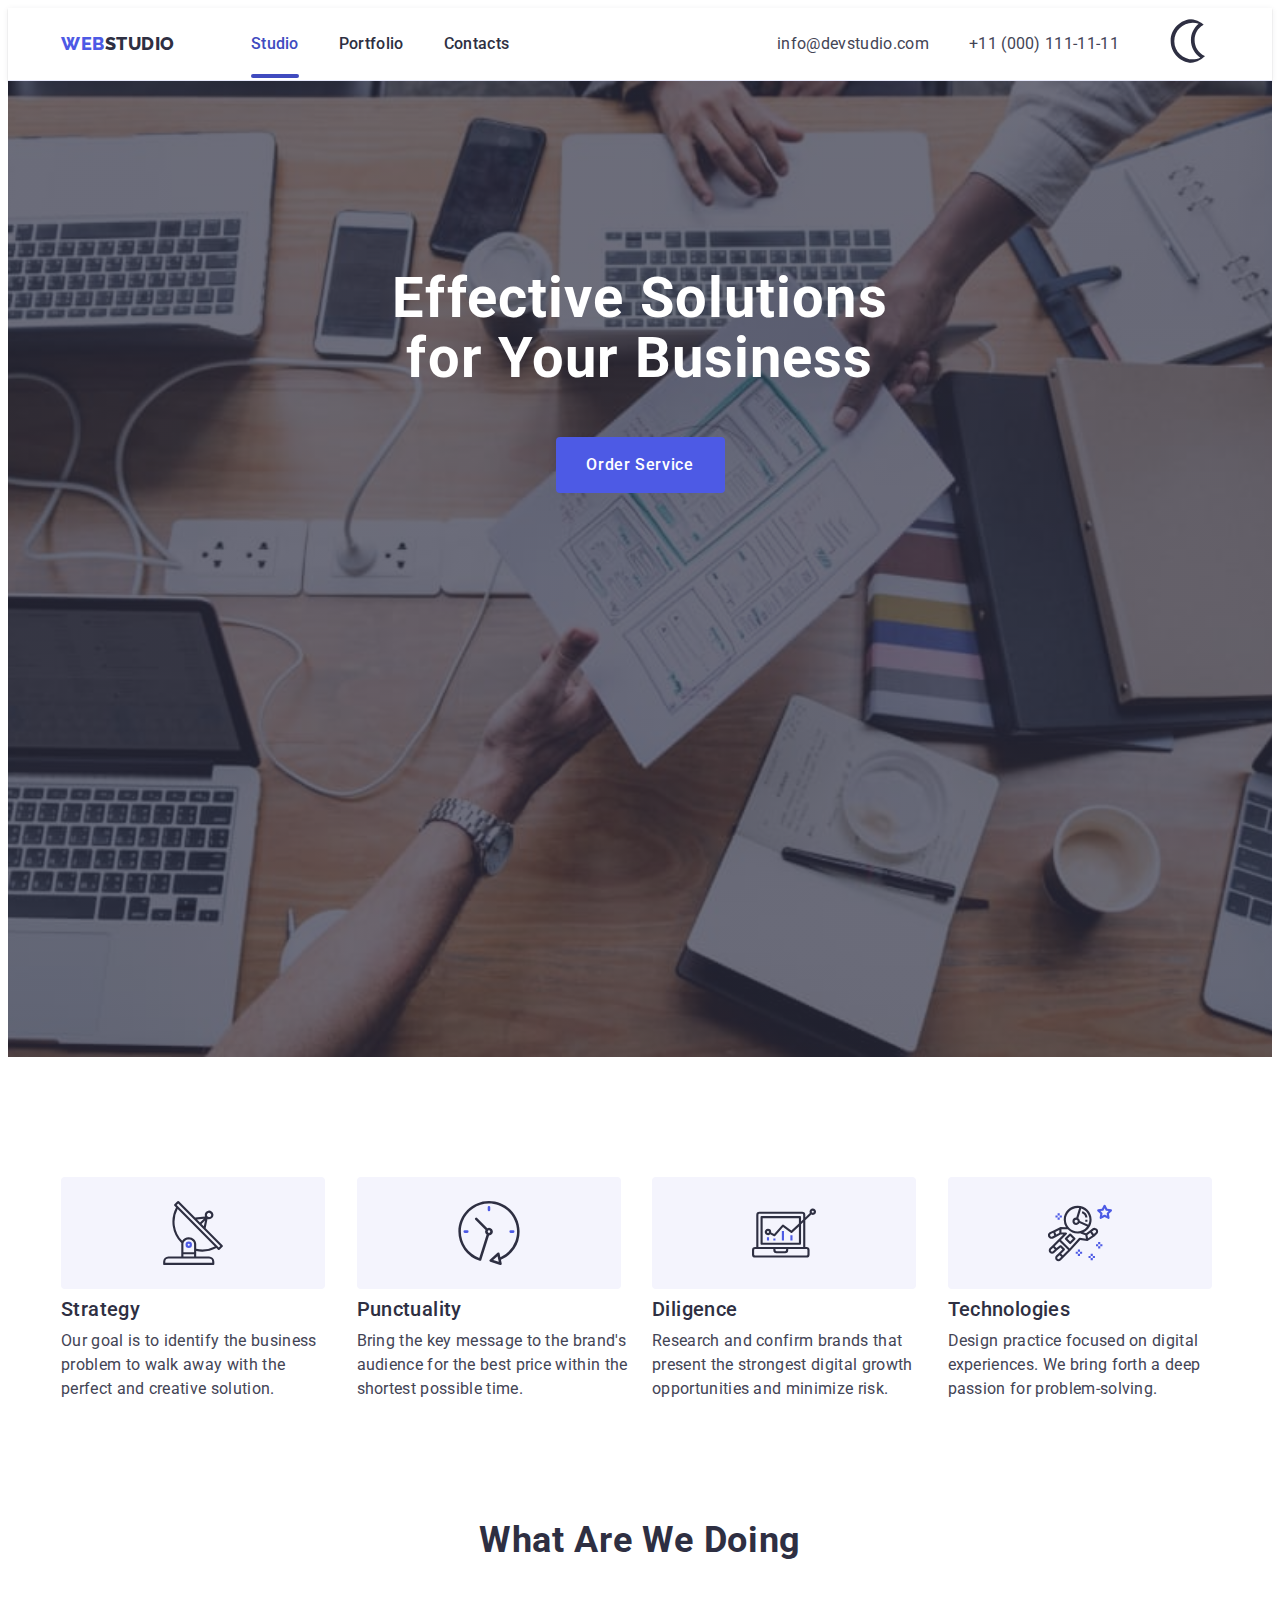
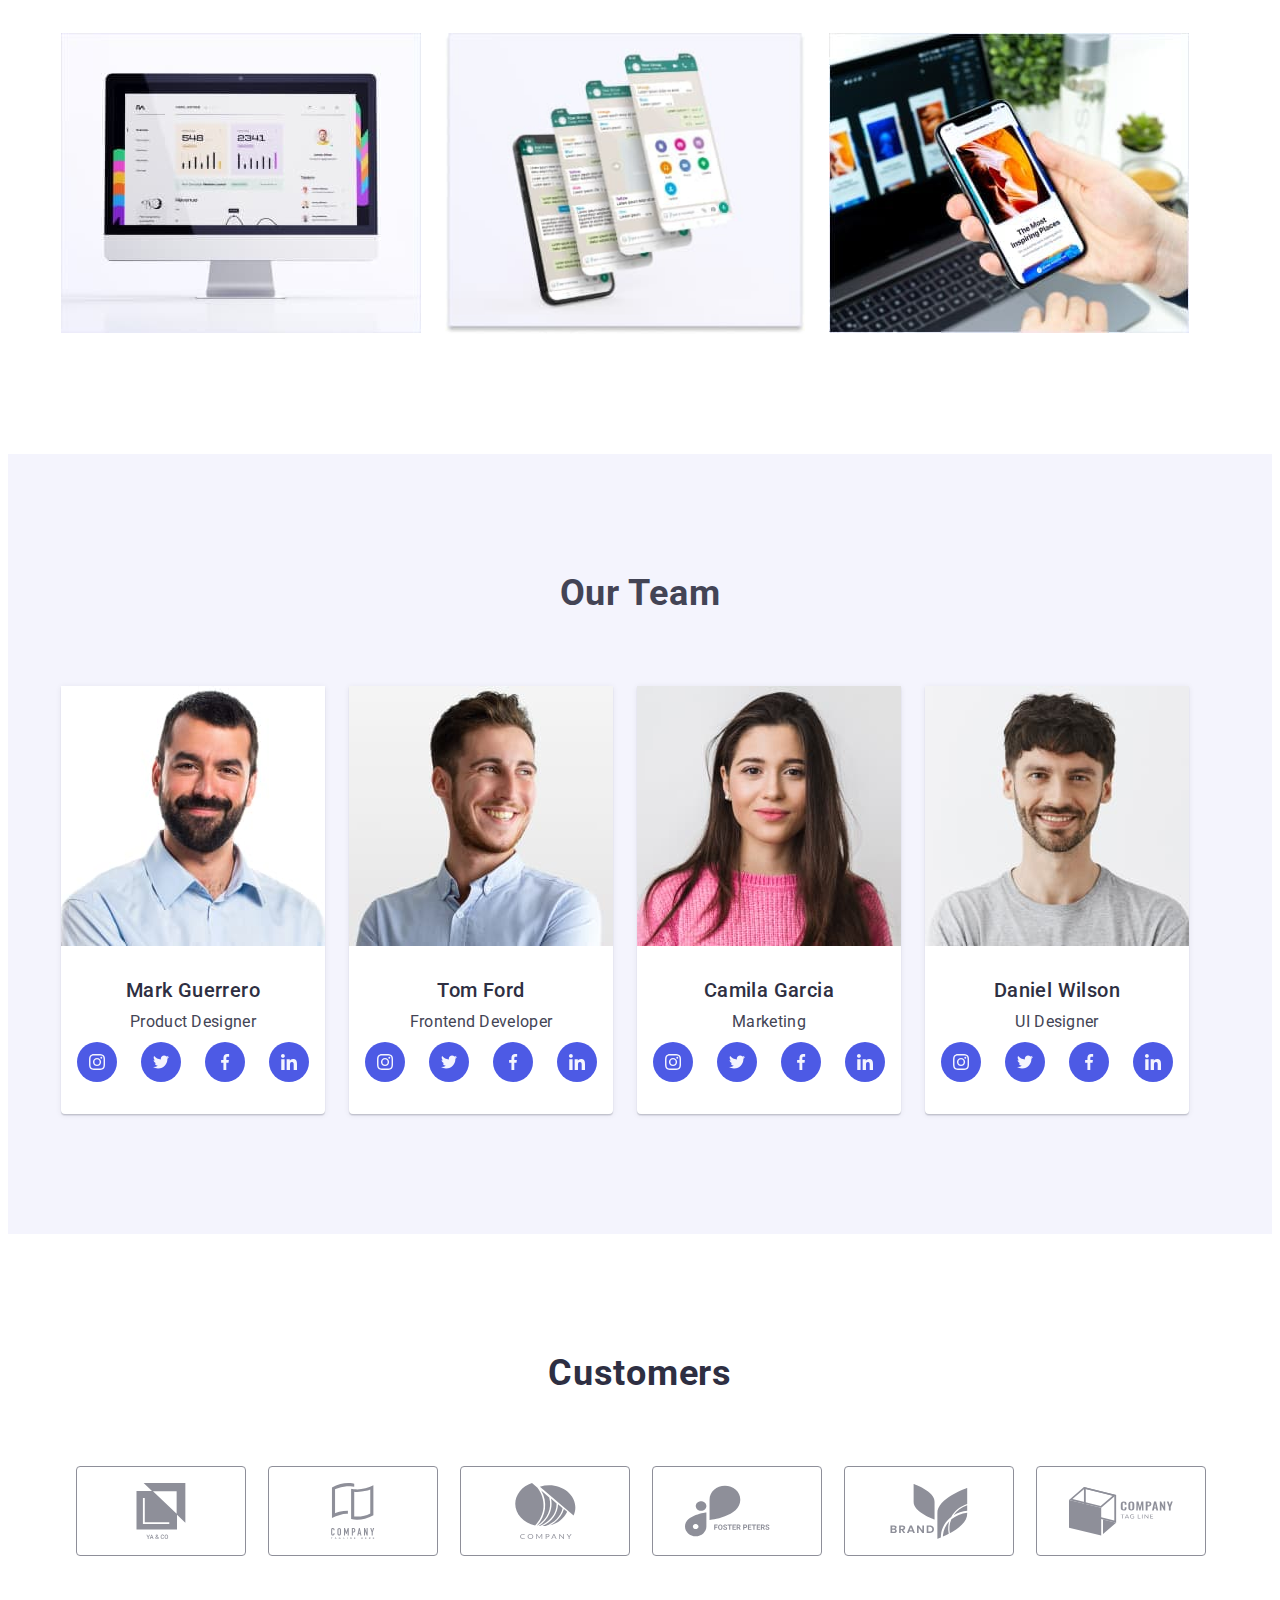
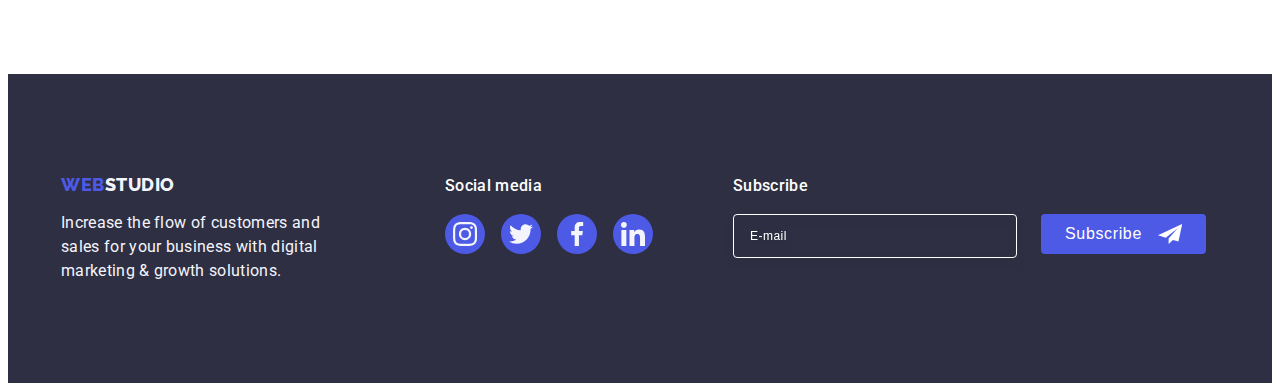
<file: index.html>
<!DOCTYPE html>
<html lang="en">
  <head>
    <meta charset="UTF-8" />
    <meta http-equiv="X-UA-Compatible" content="IE=edge" />
    <meta name="viewport" content="width=device-width, initial-scale=1.0" />
    <link rel="icon" type="image/svg+xml" href="./images/favicon.svg" />
    <meta
      name="description"
      content="WebStudio - Responsive Web Design Project with HTML, CSS, and JavaScript. Explore interactive features, portfolio animations, and innovative web solutions."
    />
    <meta
      name="keywords"
      content="WebStudio, Responsive Web Design, HTML, CSS, JavaScript, Animation, Freelance, Web Development"
    />
    <meta name="author" content="Alex Smagin" />
    <title>WebStudio | Studio Page</title>
    <link
      rel="stylesheet"
      href="https://cdnjs.cloudflare.com/ajax/libs/modern-normalize/1.1.0/modern-normalize.min.css"
      integrity="sha512-wpPYUAdjBVSE4KJnH1VR1HeZfpl1ub8YT/NKx4PuQ5NmX2tKuGu6U/JRp5y+Y8XG2tV+wKQpNHVUX03MfMFn9Q=="
      crossorigin="anonymous"
      referrerpolicy="no-referrer"
    />
    <link rel="preconnect" href="https://fonts.googleapis.com" />
    <link rel="preconnect" href="https://fonts.gstatic.com" crossorigin />
    <link
      href="https://fonts.googleapis.com/css2?family=Raleway:wght@800&family=Roboto:wght@400;500;700;900&display=swap"
      rel="stylesheet"
    />
    <link rel="stylesheet" href="./css/styles.css" />
  </head>
  <body>
    <!-- ----- HEADER ----- -->
    <header class="head">
      <div class="container">
        <!-- header nav -->
        <nav class="head-nav">
          <a href="./index.html" class="head-logo"
            >Web<span class="head-studio">Studio</span></a
          >
          <ul class="head-menu">
            <li class="head-items">
              <a href="./index.html" class="head-link active">Studio</a>
            </li>
            <li class="head-items">
              <a href="./portfolio.html" class="head-link">Portfolio</a>
            </li>
            <li class="head-items">
              <a href="" class="head-link">Contacts</a>
            </li>
          </ul>
        </nav>
        <!-- header address -->
        <address class="head-address">
          <ul class="head-address-menu">
            <li class="head-address-items">
              <a href="mailto:info@devstudio.com" class="head-contacts"
                >info@devstudio.com</a
              >
            </li>
            <li class="head-address-items">
              <a href="tel:+110001111111" class="head-contacts"
                >+11 (000) 111-11-11</a
              >
            </li>
            <li class="head-address-items">
              <span>
                <label class="switch" aria-label="theme switch">
                  <input class="theme-switch" type="checkbox" />
                  <svg class="switch-icon-moon">
                    <use href="./images/icons-sprite.svg#icon-moon"></use>
                  </svg>
                  <svg class="switch-icon-sun">
                    <use href="./images/icons-sprite.svg#icon-sun"></use>
                  </svg>
                </label>
              </span>
            </li>
          </ul>
        </address>
      </div>
    </header>

    <!-- ----- MAIN ----- -->
    <main class="mainpage">
      <!-- hero -->
      <section class="hero">
        <div class="container">
          <h1 class="hero-main">Effective Solutions for Your Business</h1>
          <button type="button" class="hero-btn" data-modal-open>
            Order Service
          </button>
        </div>
      </section>

      <!-- about us -->
      <section class="about">
        <div class="container">
          <h2 class="visually-hidden">Features</h2>
          <ul class="about-menu">
            <li class="about-items">
              <div class="about-icon-container">
                <svg class="icon-about" width="64" height="64">
                  <use href="./images/icons.svg#icon-antenna"></use>
                </svg>
              </div>
              <h3 class="about-title">Strategy</h3>
              <p class="about-text">
                Our goal is to identify the business problem to walk away with
                the perfect and creative solution.
              </p>
            </li>
            <li class="about-items">
              <div class="about-icon-container">
                <svg class="icon-about" width="64" height="64">
                  <use href="./images/icons.svg#icon-clock"></use>
                </svg>
              </div>
              <h3 class="about-title">Punctuality</h3>
              <p class="about-text">
                Bring the key message to the brand's audience for the best price
                within the shortest possible time.
              </p>
            </li>
            <li class="about-items">
              <div class="about-icon-container">
                <svg class="icon-about" width="64" height="64">
                  <use href="./images/icons.svg#icon-diagram"></use>
                </svg>
              </div>
              <h3 class="about-title">Diligence</h3>
              <p class="about-text">
                Research and confirm brands that present the strongest digital
                growth opportunities and minimize risk.
              </p>
            </li>
            <li class="about-items">
              <div class="about-icon-container">
                <svg class="icon-about" width="64" height="64">
                  <use href="./images/icons.svg#icon-astronaut"></use>
                </svg>
              </div>
              <h3 class="about-title">Technologies</h3>
              <p class="about-text">
                Design practice focused on digital experiences. We bring forth a
                deep passion for problem-solving.
              </p>
            </li>
          </ul>
        </div>
      </section>
      <!-- what are we doing -->
      <section class="digital">
        <div class="container">
          <h2 class="digital-title">What are we doing</h2>
          <ul class="digital-menu">
            <li class="digital-items">
              <img
                src="./images/img1.jpg"
                alt="laptop"
                width="360"
                height="300"
              />
            </li>
            <li class="digital-items">
              <img
                src="./images/img2.jpg"
                alt="phones"
                width="360"
                height="300"
              />
            </li>
            <li class="digital-items">
              <img
                src="./images/img3.jpg"
                alt="phoneonhand"
                width="360"
                height="300"
              />
            </li>
          </ul>
        </div>
      </section>

      <!-- our team -->
      <section class="team">
        <div class="container">
          <h2 class="team-main-title">Our Team</h2>
          <ul class="team-menu">
            <li class="team-list">
              <img
                src="./images/mark.jpg"
                alt="Mark"
                width="264"
                height="260"
              />
              <div class="team-container">
                <h3 class="team-title">Mark Guerrero</h3>
                <p class="team-text">Product Designer</p>
                <ul class="social-menu">
                  <li class="social-items">
                    <a href="" class="social-link">
                      <svg class="social-icons" width="16" height="16">
                        <use href="./images/icons.svg#icon-instagram"></use>
                      </svg>
                    </a>
                  </li>
                  <li class="social-items">
                    <a href="" class="social-link">
                      <svg class="social-icons" width="16" height="16">
                        <use href="./images/icons.svg#icon-twitter"></use>
                      </svg>
                    </a>
                  </li>
                  <li class="social-items">
                    <a href="" class="social-link">
                      <svg class="social-icons" width="16" height="16">
                        <use href="./images/icons.svg#icon-facebook"></use>
                      </svg>
                    </a>
                  </li>
                  <li class="social-items">
                    <a href="" class="social-link">
                      <svg class="social-icons" width="16" height="16">
                        <use href="./images/icons.svg#icon-linkedin"></use>
                      </svg>
                    </a>
                  </li>
                </ul>
              </div>
            </li>
            <li class="team-list">
              <img src="./images/tom.jpg" alt="Tom" width="264" height="260" />
              <div class="team-container">
                <h3 class="team-title">Tom Ford</h3>
                <p class="team-text">Frontend Developer</p>
                <ul class="social-menu">
                  <li class="social-items">
                    <a href="" class="social-link">
                      <svg class="social-icons" width="16" height="16">
                        <use href="./images/icons.svg#icon-instagram"></use>
                      </svg>
                    </a>
                  </li>
                  <li class="social-items">
                    <a href="" class="social-link">
                      <svg class="social-icons" width="16" height="16">
                        <use href="./images/icons.svg#icon-twitter"></use>
                      </svg>
                    </a>
                  </li>
                  <li class="social-items">
                    <a href="" class="social-link">
                      <svg class="social-icons" width="16" height="16">
                        <use href="./images/icons.svg#icon-facebook"></use>
                      </svg>
                    </a>
                  </li>
                  <li class="social-items">
                    <a href="" class="social-link">
                      <svg class="social-icons" width="16" height="16">
                        <use href="./images/icons.svg#icon-linkedin"></use>
                      </svg>
                    </a>
                  </li>
                </ul>
              </div>
            </li>
            <li class="team-list">
              <img
                src="./images/camila.jpg"
                alt="Camila"
                width="264"
                height="260"
              />
              <div class="team-container">
                <h3 class="team-title">Camila Garcia</h3>
                <p class="team-text">Marketing</p>
                <ul class="social-menu">
                  <li class="social-items">
                    <a href="" class="social-link">
                      <svg class="social-icons" width="16" height="16">
                        <use href="./images/icons.svg#icon-instagram"></use>
                      </svg>
                    </a>
                  </li>
                  <li class="social-items">
                    <a href="" class="social-link">
                      <svg class="social-icons" width="16" height="16">
                        <use href="./images/icons.svg#icon-twitter"></use>
                      </svg>
                    </a>
                  </li>
                  <li class="social-items">
                    <a href="" class="social-link">
                      <svg class="social-icons" width="16" height="16">
                        <use href="./images/icons.svg#icon-facebook"></use>
                      </svg>
                    </a>
                  </li>
                  <li class="social-items">
                    <a href="" class="social-link">
                      <svg class="social-icons" width="16" height="16">
                        <use href="./images/icons.svg#icon-linkedin"></use>
                      </svg>
                    </a>
                  </li>
                </ul>
              </div>
            </li>
            <li class="team-list">
              <img
                src="./images/dan.jpg"
                alt="Daniel"
                width="264"
                height="260"
              />
              <div class="team-container">
                <h3 class="team-title">Daniel Wilson</h3>
                <p class="team-text">UI Designer</p>
                <ul class="social-menu">
                  <li class="social-items">
                    <a href="" class="social-link">
                      <svg class="social-icons" width="16" height="16">
                        <use href="./images/icons.svg#icon-instagram"></use>
                      </svg>
                    </a>
                  </li>
                  <li class="social-items">
                    <a href="" class="social-link">
                      <svg class="social-icons" width="16" height="16">
                        <use href="./images/icons.svg#icon-twitter"></use>
                      </svg>
                    </a>
                  </li>
                  <li class="social-items">
                    <a href="" class="social-link">
                      <svg class="social-icons" width="16" height="16">
                        <use href="./images/icons.svg#icon-facebook"></use>
                      </svg>
                    </a>
                  </li>
                  <li class="social-items">
                    <a href="" class="social-link">
                      <svg class="social-icons" width="16" height="16">
                        <use href="./images/icons.svg#icon-linkedin"></use>
                      </svg>
                    </a>
                  </li>
                </ul>
              </div>
            </li>
          </ul>
        </div>
      </section>

      <!--- customers --->
      <section class="customers">
        <div class="container">
          <h2 class="customers-title">Customers</h2>
          <ul class="customers-menu">
            <li class="customers-items">
              <a href="#" class="customers-icon-link">
                <svg class="customers-icon" width="104" height="56">
                  <use href="./images/icons.svg#icon-group"></use>
                </svg>
              </a>
            </li>
            <li class="customers-items">
              <a href="#" class="customers-icon-link">
                <svg class="customers-icon" width="104" height="56">
                  <use href="./images/icons.svg#icon-group1"></use>
                </svg>
              </a>
            </li>
            <li class="customers-items">
              <a href="#" class="customers-icon-link">
                <svg class="customers-icon" width="104" height="56">
                  <use href="./images/icons.svg#icon-group2"></use>
                </svg>
              </a>
            </li>
            <li class="customers-items">
              <a href="#" class="customers-icon-link">
                <svg class="customers-icon" width="104" height="56">
                  <use href="./images/icons.svg#icon-group3"></use>
                </svg>
              </a>
            </li>
            <li class="customers-items">
              <a href="#" class="customers-icon-link">
                <svg class="customers-icon" width="104" height="56">
                  <use href="./images/icons.svg#icon-group4"></use>
                </svg>
              </a>
            </li>
            <li class="customers-items">
              <a href="#" class="customers-icon-link">
                <svg class="customers-icon" width="104" height="56">
                  <use href="./images/icons.svg#icon-group6"></use>
                </svg>
              </a>
            </li>
          </ul>
        </div>
      </section>
    </main>

    <!-- ----- FOOTER ----- -->
    <footer class="footer">
      <div class="footer-container">
        <!-- footer-logo -->
        <div class="footer-logo-container">
          <a class="footer-logo" href="./index.html"
            >Web<span class="footer-studio">Studio</span></a
          >
          <p class="footer-text">
            Increase the flow of customers and sales for your business with
            digital marketing & growth solutions.
          </p>
        </div>

        <!-- footer-social-menu -->
        <div class="footer-social-container">
          <p class="footer-social-text">Social media</p>
          <ul class="footer-social-menu">
            <li class="footer-social-items">
              <a href="" class="footer-social-link">
                <svg class="footer-social-icons" width="24" height="24">
                  <use href="./images/icons.svg#icon-instagram"></use>
                </svg>
              </a>
            </li>
            <li class="footer-social-items">
              <a href="" class="footer-social-link">
                <svg class="footer-social-icons" width="24" height="24">
                  <use href="./images/icons.svg#icon-twitter"></use>
                </svg>
              </a>
            </li>
            <li class="footer-social-items">
              <a href="" class="footer-social-link">
                <svg class="footer-social-icons" width="24" height="24">
                  <use href="./images/icons.svg#icon-facebook"></use>
                </svg>
              </a>
            </li>
            <li class="footer-social-items">
              <a href="" class="footer-social-link">
                <svg class="footer-social-icons" width="24" height="24">
                  <use href="./images/icons.svg#icon-linkedin"></use>
                </svg>
              </a>
            </li>
          </ul>
        </div>
        <!-- footer-subscribe -->
        <div class="footer-subscribe-container">
          <p class="subscribe-text">Subscribe</p>
          <form class="footer-subcribe-form">
            <label class="footer-label" for="email"
              ><input
                class="footer-email"
                type="email"
                name="email"
                id="email"
                placeholder="E-mail"
            /></label>
            <button type="submit" class="footer-submit-btn">
              Subscribe
              <svg class="subscribe-icon" width="24" height="24">
                <use href="./images/icons.svg#icon-subscribe"></use>
              </svg>
            </button>
          </form>
        </div>
      </div>
    </footer>

    <!----- MODAL ----->

    <div class="backdrop is-hidden" data-modal>
      <div class="modal">
        <div></div>
        <p class="option-title">
          Leave your contacts and we will call you back
        </p>
        <form class="modal-option">
          <div class="option-field">
            <label class="option-label" for="user-name">Name</label>
            <div class="name-container">
              <input
                class="option-input"
                type="text"
                name="user-name"
                id="user-name"
                placeholder=""
              />
              <svg class="icon-name" width="18" height="24">
                <use href="./images/icons.svg#icon-name"></use>
              </svg>
            </div>
          </div>

          <div class="option-field">
            <label class="option-label" for="tel">Phone</label>
            <div class="name-container">
              <input
                class="option-input"
                type="tel"
                name="tel"
                id="tel"
                placeholder=""
              />
              <svg class="icon-name" width="18" height="24">
                <use href="./images/icons.svg#icon-tel"></use>
              </svg>
            </div>
          </div>
          <div class="option-field">
            <label class="option-label" for="mail">Email</label>
            <div class="name-container">
              <input
                class="option-input"
                type="email"
                name="email"
                id="mail"
                placeholder=""
              />
              <svg class="icon-name" width="18" height="24">
                <use href="./images/icons.svg#icon-email"></use>
              </svg>
            </div>
          </div>
          <div class="option-field-comment">
            <label class="option-label" for="user-comment">Comment</label>
            <textarea
              class="option-textarea"
              name="user-comment"
              id="user-comment"
              cols="30"
              rows="10"
              placeholder="Text input"
            ></textarea>
          </div>
          <div class="modal-terms-container">
            <input
              class="checkbox visually-hidden"
              type="checkbox"
              name="user-privacy"
              id="user-privacy"
              value="true"
            /><label class="checkbox-container" for="user-privacy">
              <span class="checkbox-icon">
                <svg width="10" height="8" class="icon-checkbox">
                  <use href="./images/icons.svg#icon-checked"></use></svg
              ></span>
              I accept the terms and conditions of the
              <a class="modal-privacy-link" href="#">Privacy Policy</a>
            </label>
          </div>
          <button type="submit" class="modal-send-btn">Send</button>
        </form>
        <div class="close-button">
          <button data-modal-close type="button" class="modal-close">
            <svg class="modal-icon" width="8" height="8">
              <use href="./images/icons.svg#icon-vector"></use>
            </svg>
          </button>
        </div>
      </div>
    </div>

    <!----- SCROLL UP ----->

    <button class="scrollup visually-hidden" type="button">
      <svg class="scrollup__icon" aria-label="Scroll up icon">
        <use href="./images/icons-sprite.svg#icon-arrow-up"></use>
      </svg>
    </button>

    <!--- script --->
    <script src="./js/modal.js"></script>
    <script src="./js/scroll-up.js"></script>
    <script src="./js/sticky-header.js"></script>
    <script src="./js/theme-switcher.js"></script>
  </body>
</html>
</file>
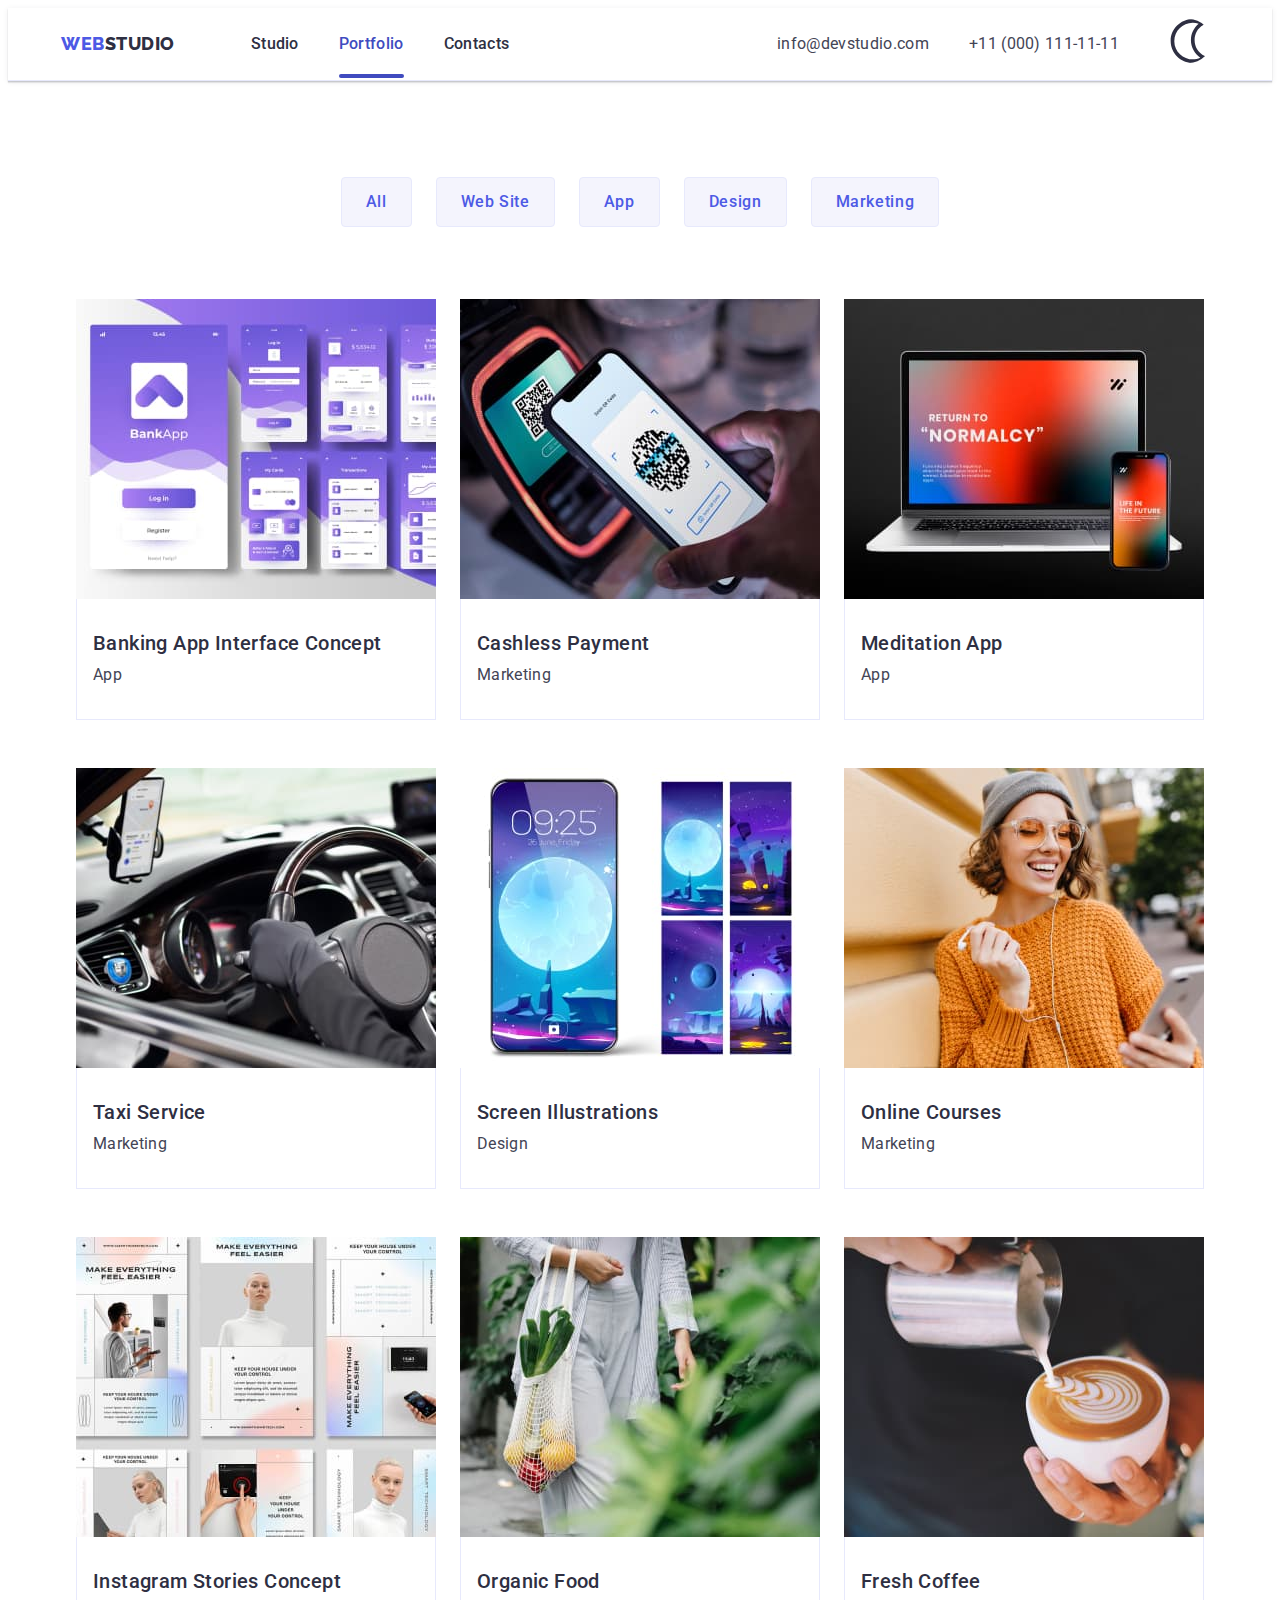
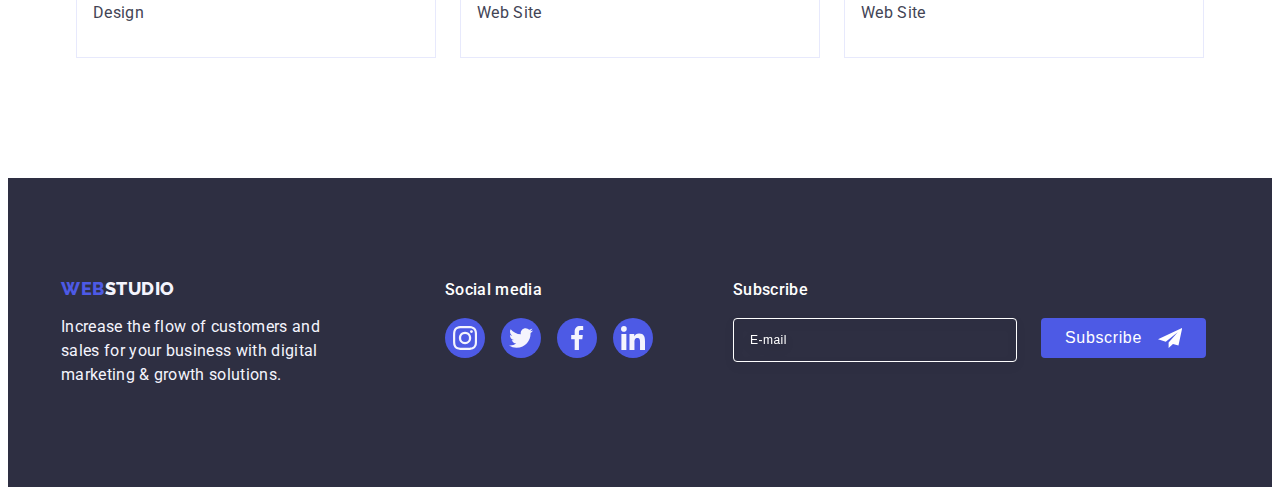
<file: portfolio.html>
<!DOCTYPE html>
<html lang="en">
  <head>
    <meta charset="UTF-8" />
    <meta http-equiv="X-UA-Compatible" content="IE=edge" />
    <meta name="viewport" content="width=device-width, initial-scale=1.0" />
    <link rel="icon" type="image/svg+xml" href="./images/favicon.svg" />
    <meta
      name="description"
      content="WebStudio - Responsive Web Design Project with HTML, CSS, and JavaScript. Explore interactive features, portfolio animations, and innovative web solutions."
    />
    <meta
      name="keywords"
      content="WebStudio, Responsive Web Design, HTML, CSS, JavaScript, Animation, Freelance, Web Development"
    />
    <meta name="author" content="Alex Smagin" />
    <title>WebStudio | Portfolio Page</title>
    <link
      rel="stylesheet"
      href="https://cdnjs.cloudflare.com/ajax/libs/modern-normalize/1.1.0/modern-normalize.min.css"
      integrity="sha512-wpPYUAdjBVSE4KJnH1VR1HeZfpl1ub8YT/NKx4PuQ5NmX2tKuGu6U/JRp5y+Y8XG2tV+wKQpNHVUX03MfMFn9Q=="
      crossorigin="anonymous"
      referrerpolicy="no-referrer"
    />
    <link rel="preconnect" href="https://fonts.googleapis.com" />
    <link rel="preconnect" href="https://fonts.gstatic.com" crossorigin />
    <link
      href="https://fonts.googleapis.com/css2?family=Raleway:wght@800&family=Roboto:wght@400;500;700;900&display=swap"
      rel="stylesheet"
    />
    <link rel="stylesheet" href="./css/styles.css" />
  </head>
  <body>
    <!-- ----- HEADER ----- -->
    <header class="head">
      <div class="container">
        <!-- header nav -->
        <nav class="head-nav">
          <a href="./index.html" class="head-logo"
            >Web<span class="head-studio">Studio</span></a
          >
          <ul class="head-menu">
            <li class="head-items">
              <a href="./index.html" class="head-link">Studio</a>
            </li>
            <li class="head-items">
              <a href="./portfolio.html" class="head-link active">Portfolio</a>
            </li>
            <li class="head-items">
              <a href="" class="head-link">Contacts</a>
            </li>
          </ul>
        </nav>
        <!-- header address -->
        <address class="head-address">
          <ul class="head-address-menu">
            <li class="head-address-items">
              <a href="mailto:info@devstudio.com" class="head-contacts"
                >info@devstudio.com</a
              >
            </li>
            <li class="head-address-items">
              <a href="tel:+110001111111" class="head-contacts"
                >+11 (000) 111-11-11</a
              >
            </li>
            <li class="head-address-items">
              <span>
                <label class="switch" aria-label="theme switch">
                  <input class="theme-switch" type="checkbox" />
                  <svg class="switch-icon-moon">
                    <use href="./images/icons-sprite.svg#icon-moon"></use>
                  </svg>
                  <svg class="switch-icon-sun">
                    <use href="./images/icons-sprite.svg#icon-sun"></use>
                  </svg>
                </label>
              </span>
            </li>
          </ul>
        </address>
      </div>
    </header>

    <!-- ----- MAIN ----- -->
    <main>
      <section class="features">
        <div class="container">
          <h1 class="visually-hidden">Portfolio</h1>

          <!-- features -->
          <ul class="portfolio-menu">
            <li class="portfolio-items">
              <button type="button" class="portfolio-btn">All</button>
            </li>
            <li class="portfolio-items">
              <button type="button" class="portfolio-btn">Web Site</button>
            </li>
            <li class="portfolio-items">
              <button type="button" class="portfolio-btn">App</button>
            </li>
            <li class="portfolio-items">
              <button type="button" class="portfolio-btn">Design</button>
            </li>
            <li class="portfolio-items">
              <button type="button" class="portfolio-btn">Marketing</button>
            </li>
          </ul>

          <!-- app-pictures -->
          <ul class="app-menu">
            <li class="app-items">
              <a class="app-link" href="">
                <div class="app-image">
                  <img
                    src="./images/project-card1.jpg"
                    alt="banking app"
                    width="360"
                    height="300"
                  />
                  <p class="app-image-text">
                    14 Stylish and User-Friendly App Design Concepts · Task
                    Manager App · Calorie Tracker App · Exotic Fruit Ecommerce
                    App · Cloud Storage App
                  </p>
                </div>
                <div class="app-container">
                  <h2 class="app-title">Banking App Interface Concept</h2>
                  <p class="app-text">App</p>
                </div>
              </a>
            </li>
            <li class="app-items">
              <a class="app-link" href="">
                <div class="app-image">
                  <img
                    src="./images/project-card2.jpg"
                    alt="cashless payment"
                    width="360"
                    height="300"
                  />
                  <p class="app-image-text">
                    14 Stylish and User-Friendly App Design Concepts · Task
                    Manager App · Calorie Tracker App · Exotic Fruit Ecommerce
                    App · Cloud Storage App
                  </p>
                </div>
                <div class="app-container">
                  <h2 class="app-title">Cashless Payment</h2>
                  <p class="app-text">Marketing</p>
                </div>
              </a>
            </li>
            <li class="app-items">
              <a class="app-link" href="">
                <div class="app-image">
                  <img
                    src="./images/project-card3.jpg"
                    alt="meditation app"
                    width="360"
                    height="300"
                  />
                  <p class="app-image-text">
                    14 Stylish and User-Friendly App Design Concepts · Task
                    Manager App · Calorie Tracker App · Exotic Fruit Ecommerce
                    App · Cloud Storage App
                  </p>
                </div>
                <div class="app-container">
                  <h2 class="app-title">Meditation App</h2>
                  <p class="app-text">App</p>
                </div>
              </a>
            </li>
            <li class="app-items">
              <a class="app-link" href="">
                <div class="app-image">
                  <img
                    src="./images/project-card4.jpg"
                    alt="taxi service"
                    width="360"
                    height="300"
                  />
                  <p class="app-image-text">
                    14 Stylish and User-Friendly App Design Concepts · Task
                    Manager App · Calorie Tracker App · Exotic Fruit Ecommerce
                    App · Cloud Storage App
                  </p>
                </div>
                <div class="app-container">
                  <h2 class="app-title">Taxi Service</h2>
                  <p class="app-text">Marketing</p>
                </div>
              </a>
            </li>
            <li class="app-items">
              <a class="app-link" href="">
                <div class="app-image">
                  <img
                    src="./images/project-card5.jpg"
                    alt="screen illustrations"
                    width="360"
                    height="300"
                  />
                  <p class="app-image-text">
                    14 Stylish and User-Friendly App Design Concepts · Task
                    Manager App · Calorie Tracker App · Exotic Fruit Ecommerce
                    App · Cloud Storage App
                  </p>
                </div>
                <div class="app-container">
                  <h2 class="app-title">Screen Illustrations</h2>
                  <p class="app-text">Design</p>
                </div>
              </a>
            </li>
            <li class="app-items">
              <a class="app-link" href="">
                <div class="app-image">
                  <img
                    src="./images/project-card6.jpg"
                    alt="online courses"
                    width="360"
                    height="300"
                  />
                  <p class="app-image-text">
                    14 Stylish and User-Friendly App Design Concepts · Task
                    Manager App · Calorie Tracker App · Exotic Fruit Ecommerce
                    App · Cloud Storage App
                  </p>
                </div>
                <div class="app-container">
                  <h2 class="app-title">Online Courses</h2>
                  <p class="app-text">Marketing</p>
                </div>
              </a>
            </li>
            <li class="app-items">
              <a class="app-link" href="">
                <div class="app-image">
                  <img
                    src="./images/project-card7.jpg"
                    alt="instagramm stories concept"
                    width="360"
                    height="300"
                  />
                  <p class="app-image-text">
                    14 Stylish and User-Friendly App Design Concepts · Task
                    Manager App · Calorie Tracker App · Exotic Fruit Ecommerce
                    App · Cloud Storage App
                  </p>
                </div>
                <div class="app-container">
                  <h2 class="app-title">Instagram Stories Concept</h2>
                  <p class="app-text">Design</p>
                </div>
              </a>
            </li>
            <li class="app-items">
              <a class="app-link" href="">
                <div class="app-image">
                  <img
                    src="./images/project-card8.jpg"
                    alt="organic food"
                    width="360"
                    height="300"
                  />
                  <p class="app-image-text">
                    14 Stylish and User-Friendly App Design Concepts · Task
                    Manager App · Calorie Tracker App · Exotic Fruit Ecommerce
                    App · Cloud Storage App
                  </p>
                </div>
                <div class="app-container">
                  <h2 class="app-title">Organic Food</h2>
                  <p class="app-text">Web Site</p>
                </div>
              </a>
            </li>
            <li class="app-items">
              <a class="app-link" href="">
                <div class="app-image">
                  <img
                    src="./images/project-card9.jpg"
                    alt="fresh coffe"
                    width="360"
                    height="300"
                  />
                  <p class="app-image-text">
                    14 Stylish and User-Friendly App Design Concepts · Task
                    Manager App · Calorie Tracker App · Exotic Fruit Ecommerce
                    App · Cloud Storage App
                  </p>
                </div>
                <div class="app-container">
                  <h2 class="app-title">Fresh Coffee</h2>
                  <p class="app-text">Web Site</p>
                </div>
              </a>
            </li>
          </ul>
        </div>
      </section>
    </main>

    <!-- ----- FOOTER ----- -->
    <footer class="footer">
      <div class="footer-container">
        <!-- footer-logo -->
        <div class="footer-logo-container">
          <a class="footer-logo" href="./index.html"
            >Web<span class="footer-studio">Studio</span></a
          >
          <p class="footer-text">
            Increase the flow of customers and sales for your business with
            digital marketing & growth solutions.
          </p>
        </div>

        <!-- footer-social-menu -->
        <div class="footer-social-container">
          <p class="footer-social-text">Social media</p>
          <ul class="footer-social-menu">
            <li class="footer-social-items">
              <a href="" class="footer-social-link">
                <svg class="footer-social-icons" width="24" height="24">
                  <use href="./images/icons.svg#icon-instagram"></use>
                </svg>
              </a>
            </li>
            <li class="footer-social-items">
              <a href="" class="footer-social-link">
                <svg class="footer-social-icons" width="24" height="24">
                  <use href="./images/icons.svg#icon-twitter"></use>
                </svg>
              </a>
            </li>
            <li class="footer-social-items">
              <a href="" class="footer-social-link">
                <svg class="footer-social-icons" width="24" height="24">
                  <use href="./images/icons.svg#icon-facebook"></use>
                </svg>
              </a>
            </li>
            <li class="footer-social-items">
              <a href="" class="footer-social-link">
                <svg class="footer-social-icons" width="24" height="24">
                  <use href="./images/icons.svg#icon-linkedin"></use>
                </svg>
              </a>
            </li>
          </ul>
        </div>

        <!-- footer-subscribe -->
        <div class="footer-subscribe-container">
          <p class="subscribe-text">Subscribe</p>
          <form class="footer-subcribe-form">
            <label class="footer-label" for="email"
              ><input
                class="footer-email"
                type="email"
                name="email"
                id="email"
                placeholder="E-mail"
            /></label>
            <button type="submit" class="footer-submit-btn">
              Subscribe
              <svg class="subscribe-icon" width="24" height="24">
                <use href="./images/icons.svg#icon-subscribe"></use>
              </svg>
            </button>
          </form>
        </div>
      </div>
    </footer>

    <!----- SCROLL UP ----->

    <button class="scrollup visually-hidden" type="button">
      <svg class="scrollup__icon" aria-label="Scroll up icon">
        <use href="./images/icons-sprite.svg#icon-arrow-up"></use>
      </svg>
    </button>

    <script src="./js/scroll-up.js"></script>
    <script src="./js/theme-switcher.js"></script>
  </body>
</html>
</file>
<file: css/styles.css>
:root {
  --title-color: #2E2F42;
  --text-color: #434455;
  --primary-white-color: #f4f4f4;
  --secondary-black-text-color: rgba(36, 36, 36, 0.5);
  --accent-color: #4D5AE5;
  --secondary-blue-color: #404bbf;
  --secondary-color: #E7E9FC;
  --main-color: #ffffff;
  --title-hero-color: #ffffff;
  --icon-color: #f4f4fd;
  --portfolio-btn-color: #f4f4fd;
  --portfolio-anim-text-color: #f4f4fd;
  --grey-main-color: #8e8f99;
  --scroll-up-color: rgba(18, 20, 23, 0.5);

  --secondary-box-shadow-color: rgba(46, 47, 66, 0.16);
  --box-shadow-color: rgba(46, 47, 66, 0.08);

  --backdrop: rgba(46, 47, 66, 0.4);
  --modal-bkg-color: #fcfcfc;
  --border-input-color: rgba(46, 47, 66, 0.4);

  --sticky-header-color: rgba(255, 255, 255, 0.97);
  --sticky-header-shadow-color: rgba(0, 0, 0, 0.3);
  --footer-color: #2E2F42;
}

body {
  font-family: 'Roboto', sans-serif;
  background-color: var(--main-color);
  color: var(--text-color);
}

body.dark {
  --title-color: #f4f4f4;
  --text-color: #d6d7df;
  --primary-white-color: #242424;
  --secondary-black-text-color: rgba(244, 244, 244, 0.5);
  --accent-color: #4D5AE5;
  --secondary-color: #434455;
  --main-color: #242424;
  --title-hero-color: #ffffff;
  --icon-color: #6d6d7b;
  --portfolio-btn-color: #ced4da;
  --portfolio-anim-text-color: #e9ecef;
  --grey-main-color: #8e8f99;
  --scroll-up-color: rgba(230, 230, 230, 0.5);

  --secondary-box-shadow-color: rgba(130, 130, 142, 0.16);
  --box-shadow-color: rgba(130, 130, 142, 0.8);

  --backdrop: rgba(130, 130, 142, 0.4);
  --modal-bkg-color: #212529;
  --border-input-color: rgba(130, 130, 142, 0.4);

  --sticky-header-color: rgba(36, 36, 36, 0.97);
  --sticky-header-shadow-color: rgba(255, 255, 255, 0.3);
  --footer-color: #d9dcd6;
}

h1,
h2,
h3,
h4,
p {
  margin-top: 0;
  margin-bottom: 0;
}

ul,
ol {
  list-style: none;
  margin-top: 0;
  margin-bottom: 0;
  padding-left: 0;
}

a {
  text-decoration: none;
}

img {
  display: block;
  max-width: 100%;
  height: auto;
}

button {
  cursor: pointer;
  border: none;
  border-radius: 4px;
}

.container {
  width: 1158px;
  padding: 0 15px;
  margin: 0 auto;
}

.visually-hidden {
  position: absolute;
  width: 1px;
  height: 1px;
  margin: -1px;
  border: 0;
  padding: 0;

  white-space: nowrap;
  clip-path: inset(100%);
  clip: rect(0 0 0 0);
  overflow: hidden;
}

/* ------- HEADER ------- */

.head {
  height: 72px;
  font-size: 16px;
  line-height: 1.5;
  letter-spacing: 0.02em;
  border-bottom: 1px solid var(--secondary-color);
  box-shadow: 0px 2px 1px var(--box-shadow-color),
    0px 1px 1px var(--secondary-box-shadow-color),
    0px 1px 6px var(--box-shadow-color);
  ;
}

.head .container {
  display: flex;
}

.head-nav {
  display: flex;
  align-items: center;
}

.head-logo {
  font-family: 'Raleway', sans-serif;
  font-weight: 800;
  font-size: 18px;
  line-height: 1.17;
  align-items: center;
  letter-spacing: 0.03em;
  text-transform: uppercase;
  color: var(--accent-color);
  text-decoration: none;
  margin-right: 76px;
}

.head-studio {
  color: var(--title-color);
}

.head-menu {
  display: flex;
  gap: 40px;
}

.head-items {
  color: var(--secondary-blue-color);
}

.head-items:nth-last-child() {
  margin-right: 0;
}

.header-item:first-child {
  margin-left: 0;
}

.head-link {
  font-weight: 500;
  color: var(--title-color);
  padding: 24px 0;
  position: relative;
  transition: color 250ms cubic-bezier(0.4, 0, 0.2, 1);
}

.active {
  color: var(--secondary-blue-color);
}

.head-link.active::after {
  content: '';
  position: absolute;
  left: 0;
  bottom: -1px;
  width: 100%;
  height: 4px;
  background-color: var(--secondary-blue-color);
  border-radius: 2px;
}

.head-link:hover,
.head-link:focus {
  color: var(--secondary-blue-color);
}

.head-address {
  margin-left: auto;
}

.head-address-menu {
  display: flex;
  align-items: center;
  gap: 40px;
}

.head-address-items {
  position: relative;
  margin-top: 0;
  transition: all 250ms cubic-bezier(0.4, 0, 0.2, 1);
}

.head-address-items:nth-last-child() {
  margin-right: 0;
}

.head-contacts {
  font-weight: 400;
  color: var(--text-color);
  font-style: normal;
  display: flex;
  align-items: center;
  justify-content: center;
  gap: 40px;
  margin-top: 0;
  padding-top: 24px;
  padding-bottom: 24px;
  transition: color 250ms cubic-bezier(0.4, 0, 0.2, 1);
}

.head-contacts:hover,
.head-contacts:focus {
  color: var(--secondary-blue-color);
}

/* ------- MAIN ------- */

/* ----- hero ----- */

.hero {
  position: relative;
  background-color: var(--title-color);
  max-width: 1440px;
  height: 600px;
  margin: 0 auto;
  padding: 188px 0;
  background-image: linear-gradient(rgba(46, 47, 66, 0.7), rgba(46, 47, 66, 0.7)), url(../images/hero-img.jpg);
  background-repeat: no-repeat;
  background-position: center;
  background-size: cover;
}

.hero-main {
  font-weight: 700;
  font-size: 56px;
  line-height: 1.07;
  color: var(--title-hero-color);
  text-align: center;
  letter-spacing: 0.02em;
  max-width: 496;
  margin: 0 auto;
  max-width: 496px;
  margin-bottom: 48px;
}

.hero-btn {
  width: 169px;
  height: 56px;
  left: 636px;
  top: 428px;
  background-color: var(--accent-color);
  color: var(--title-hero-color);
  font-weight: 500;
  font-size: 16px;
  line-height: 1.5;
  text-align: center;
  letter-spacing: 0.04em;
  font-family: inherit;
  cursor: pointer;
  display: block;
  min-width: 169px;
  margin: 0 auto;
  transition: background-color 250ms cubic-bezier(0.4, 0, 0.2, 1);
}

.hero-btn:hover,
.hero-btn:focus {
  background-color: var(--secondary-blue-color);
}

.backdrop {
  position: fixed;
  left: 0;
  top: 0;
  width: 100%;
  height: 100%;
  background: var(--backdrop);
  opacity: 1;
  transition: opacity 250ms cubic-bezier(0.4, 0, 0.2, 1), visibility 250ms cubic-bezier(0.4, 0, 0.2, 1);
}

.backdrop.is-hidden {
  opacity: 0;
  pointer-events: none;
  visibility: hidden;
}

.modal {
  position: absolute;
  top: 50%;
  left: 50%;
  transform: translate(-50%, -50%);
  transition: transform 250ms cubic-bezier(0.4, 0, 0.2, 1);
  padding: 72px 24px 24px;
  width: 408px;
  min-height: 584px;
  border-radius: 4px;

  background: var(--modal-bkg-color);
  box-shadow: 0px 1px 1px rgba(0, 0, 0, 0.14), 0px 1px 3px rgba(0, 0, 0, 0.12), 0px 2px 1px rgba(0, 0, 0, 0.2);
}

.modal-icon {
  transition: fill 250ms cubic-bezier(0.4, 0, 0.2, 1);
}

.modal-close {
  position: absolute;
  top: 24px;
  right: 24px;
  width: 24px;
  height: 24px;

  display: flex;
  justify-content: center;
  align-items: center;
  padding: 0;

  background-color: #E7E9FC;
  border-radius: 50%;
  border: 1px solid rgba(0, 0, 0, 0.1);
  color: var(--title-color);
  transition: background-color 250ms cubic-bezier(0.4, 0, 0.2, 1), border 250ms cubic-bezier(0.4, 0, 0.2, 1);
}

.modal-close:hover,
.modal-close:focus {
  background-color: var(--secondary-blue-color);
  border: none;
  fill: var(--main-color);
}

.option-title {
  display: block;
  align-items: center;
  font-style: normal;
  font-weight: 500;
  font-size: 16px;
  line-height: 1.5;
  text-align: center;
  letter-spacing: 0.02em;
  color: var(--title-color);
  margin-bottom: 16px;
}

.option-field {
  margin-bottom: 8px;
}

.option-field:last-child {
  margin-bottom: 0;
}

.option-field-comment {
  margin-bottom: 16px;
}


.modal-option {
  margin-bottom: 24px;
}

.option-label {
  display: block;
  margin-bottom: 4px;
  font-style: normal;
  font-weight: 400;
  font-size: 12px;
  line-height: 1.17;
  letter-spacing: 0.04em;
  color: var(--grey-main-color);
}

.option-input {
  width: 100%;
  height: 40px;
  color: var(--text-color);
  padding-left: 38px;
  border: 1px solid var(--border-input-color);
  border-radius: 4px;
  line-height: 1.17;
  background-color: transparent;
  outline: transparent;
  transition: border-color 250ms cubic-bezier(0.4, 0, 0.2, 1);
}

.option-input:hover,
.option-input:focus {
  border: 1px solid var(--accent-color);
  border-radius: 4px;
  outline: var(--accent-color);
}

.option-input:hover+.icon-name,
.option-input:focus+.icon-name {
  fill: var(--accent-color);
}

.option-input:hover+.icon-tel,
.option-input:focus+.icon-tel {
  fill: var(--accent-color);
}

.option-input:hover+.icon-email,
.option-input:focus+.icon-email {
  fill: var(--accent-color);
}

.name-container {
  position: relative;
}

.tel-container {
  position: relative;
}

.email-container {
  position: relative;
}

.icon-name {
  position: absolute;
  top: 50%;
  left: 16px;
  transform: translateY(-50%);
  fill: currentColor;
  transition: fill 250ms cubic-bezier(0.4, 0, 0.2, 1);
}

.icon-name:hover,
.icon-name:focus {
  fill: var(--accent-color);
  transition: fill 250ms cubic-bezier(0.4, 0, 0.2, 1);
}

.icon-tel {
  position: absolute;
  top: 50%;
  left: 16px;
  transform: translateY(-50%);
  fill: currentColor;
  transition: fill 250ms cubic-bezier(0.4, 0, 0.2, 1);
}

.icon-tel:hover,
.icon-tel:focus {
  fill: var(--accent-color);
  transition: fill 250ms cubic-bezier(0.4, 0, 0.2, 1);
}

.icon-email {
  position: absolute;
  top: 50%;
  left: 16px;
  transform: translateY(-50%);
  fill: currentColor;
  transition: fill 250ms cubic-bezier(0.4, 0, 0.2, 1);
}

.icon-email:hover,
.icon-email:focus {
  fill: var(--accent-color);
  transition: fill 250ms cubic-bezier(0.4, 0, 0.2, 1);
}

.option-textarea::placeholder {
  font-style: normal;
  font-weight: 400;
  font-size: 12px;
  line-height: 1.16;
  letter-spacing: 0.04em;
  color: var(--backdrop);
  padding-top: 4px;
}

.option-textarea {
  width: 100%;
  height: 120px;
  margin-top: 4px;
  padding: 8px 16px;
  border: 1px solid var(--backdrop);
  border-radius: 4px;
  resize: none;
  transition: border-color 250ms cubic-bezier(0.4, 0, 0.2, 1);
  font-size: 12px;
  line-height: 1.17;
  letter-spacing: 0.04em;
  color: var(--text-color);
  background-color: transparent;
  outline: transparent;
}

.option-textarea:hover,
.option-textarea:focus {
  border: 1px solid var(--accent-color);
  border-radius: 4px;
  outline: var(--accent-color);
}

.modal-terms-container {
  margin-bottom: 24px;
}

.checkbox-container {
  font-size: 12px;
  line-height: 1.17;
  letter-spacing: 0.04em;
  color: var(--grey-main-color);
  margin-bottom: 24px;
}

.checkbox {
  position: absolute;
  width: 1px;
  height: 1px;
  margin: -1px;
  border: 0;
  padding: 0;

  white-space: nowrap;
  clip-path: inset(100%);
  clip: rect(0 0 0 0);
  overflow: hidden;
}

.checkbox-icon {
  border-radius: 2px;
  width: 16px;
  height: 16px;
  border: 1px solid var(--backdrop);
  transition: background-color 250ms cubic-bezier(0.4, 0, 0.2, 1), border 250ms cubic-bezier(0.4, 0, 0.2, 1), fill 250ms cubic-bezier(0.4, 0, 0.2, 1);
  display: inline-flex;
  align-items: center;
  justify-content: center;
  fill: transparent;
  margin-right: 8px;
}

.checkbox:hover+.checkbox-icon,
.checkbox:focus+.checkbox-icon {
  border: 1px solid var(--secondary-blue-color);
  border-radius: 2px;
}

.checkbox:checked+.checkbox-container .checkbox-icon {
  fill: #F4F4FD;
  background-color: var(--secondary-blue-color);
  border: none;
}

.modal-terms-text {
  margin-left: 8px;
  font-style: normal;
  font-weight: 400;
  font-size: 12px;
  line-height: 1.16;
  letter-spacing: 0.04em;
  color: var(--grey-main-color);
}

.modal-privacy-link {
  text-decoration: underline;
  color: var(--accent-color);
  font-style: normal;
  font-weight: 400;
  font-size: 12px;
  line-height: 1.16;
  letter-spacing: 0.04em;

}

.modal-send-btn {
  display: block;
  margin: 0 auto;
  background-color: var(--accent-color);
  box-shadow: 0px 4px 4px rgba(0, 0, 0, 0.15);
  border-radius: 4px;
  min-width: 169px;
  height: 56px;
  color: var(--main-color);
  font-style: normal;
  font-weight: 500;
  font-size: 16px;
  line-height: 1.5;
  text-align: center;
  letter-spacing: 0.04em;
  transition: background-color 250ms cubic-bezier(0.4, 0, 0.2, 1);
}

.modal-send-btn:hover,
.modal-send-button:focus {
  background-color: var(--secondary-blue-color);
}

/* ----- about ----- */

.about {
  padding: 120px 0;
}

.about-menu {
  display: flex;
  justify-content: center;
  gap: 24px;
}

.about-icon-container {
  width: 264px;
  height: 112px;
  background-color: var(--icon-color);
  border-radius: 4px;
  margin-bottom: 8px;
  display: flex;
  justify-content: center;
  align-items: center;
}

.about-title {
  font-weight: 500;
  font-size: 20px;
  line-height: 1.2;
  color: var(--title-color);
  letter-spacing: 0.02em;
  margin-bottom: 8px;
}

.about-text {
  font-weight: 400;
  font-size: 16px;
  line-height: 1.5;
  color: var(--text-color);
  letter-spacing: 0.02em;
}

.about-items {
  width: calc((100% - 72px) / 4);
}

/* ----- digital ----- */

.digital {
  padding-bottom: 120px;
}

.digital-title {
  font-weight: 700;
  font-size: 36px;
  line-height: 1.11;
  letter-spacing: 0.02em;
  color: var(--title-color);
  text-align: center;
  text-transform: capitalize;
  margin-bottom: 72px
}

.digital-menu {
  display: flex;
  gap: 24px;
}

/* ----- team ----- */

.team {
  background-color: var(--icon-color);
  padding: 120px 0;
}

.team-main-title {
  margin-bottom: 72px;
  font-style: normal;
  font-weight: 700;
  font-size: 36px;
  line-height: 1.11;
  text-align: center;
  letter-spacing: 0.02em;
  text-transform: capitalize;
}

.team-menu {
  display: flex;
  gap: 24px;
}

.team-list {
  background-color: var(--main-color);
  width: 264px;
  text-align: center;
  display: flex;
  flex-direction: column;
  border-radius: 0px 0px 4px 4px;

  box-shadow: 0px 1px 6px var(--box-shadow-color), 0px 1px 1px var(--secondary-box-shadow-color), 0px 2px 1px var(--box-shadow-color);
}

.team-title {
  font-style: normal;
  font-weight: 500;
  font-size: 20px;
  line-height: 1.2;
  text-align: center;
  letter-spacing: 0.02em;
  color: var(--title-color);
  margin-bottom: 8px;
}

.team-text {
  font-style: normal;
  font-weight: 400;
  font-size: 16px;
  line-height: 1.5;
  text-align: center;
  letter-spacing: 0.02em;
  color: var(--text-color);
  margin-bottom: 8px;
}

.team-container {
  padding: 32px 0;
}

.social-menu {
  display: flex;
  justify-content: center;
  align-items: center;
  gap: 24px;
}

.social-items {
  width: 40px;
  height: 40px;
}

.social-link {
  width: 100%;
  height: 100%;
  display: flex;
  justify-content: center;
  align-items: center;
  background-color: var(--accent-color);
  border-radius: 50%;

  transition: background-color 250ms cubic-bezier(0.4, 0, 0.2, 1);
}

.social-link:hover,
.social-link:focus {
  background-color: var(--secondary-blue-color);
}

.social-icons {
  fill: var(--icon-color);
}

/* ----- customers ----- */

.customers {
  padding: 120px 0;
}

.customers-title {
  margin-bottom: 72px;
  font-style: normal;
  font-weight: 700;
  font-size: 36px;
  line-height: 1.1;
  text-align: center;
  letter-spacing: 0.02em;
  text-transform: capitalize;
  color: var(--title-color);
}

.customers-menu {
  display: flex;
  justify-content: center;
  gap: 24px;
}

.customers-items {
  width: calc((100% - 120px) / 6);
  width: 168px;
  height: 88px;
}

.customers-icon-link {
  width: 100%;
  height: 100%;
  border-radius: 4px;
  margin-bottom: 8px;
  display: flex;
  justify-content: center;
  align-items: center;
  border: 1px solid var(--grey-main-color);
  border-radius: 4px;
  color: var(--grey-main-color);

  transition: border-color 250ms cubic-bezier(0.4, 0, 0.2, 1),
    color 250ms cubic-bezier(0.4, 0, 0.2, 1);
  ;
}

.customers-icon-link:hover,
.customers-icon-link:focus {
  border-color: var(--secondary-blue-color);
  color: var(--secondary-blue-color);
}

.customers-icon,
.customers-icon {
  fill: currentColor;
}

/* ------- FOOTER ------- */

.footer {
  background-color: var(--footer-color);
  padding: 100px 0 100px;
}

.footer-container {
  display: flex;
  align-items: baseline;
  width: 1158px;
  padding: 0 15px;
  margin: 0 auto;
}

.footer-logo-container {
  margin-right: 120px;
}

.footer-logo {
  display: flex;
  font-family: 'Raleway', sans-serif;
  font-weight: 800;
  font-size: 18px;
  line-height: 1.17;
  align-items: center;
  letter-spacing: 0.03em;
  text-transform: uppercase;
  color: var(--accent-color);
  text-decoration: none;
  display: inline-block;
  margin-bottom: 16px;
}

.footer-studio {
  color: var(--icon-color);
}

.footer-text {
  font-weight: 400;
  font-size: 16px;
  line-height: 1.5;
  letter-spacing: 0.02em;
  color: var(--icon-color);
  max-width: 264px;
}

.footer-social-container {
  margin-right: 80px;
}

.footer-social-text {
  font-style: normal;
  font-weight: 500;
  font-size: 16px;
  line-height: 1.5;
  letter-spacing: 0.02em;
  color: var(--main-color);
  margin-bottom: 16px;
}

.footer-social-menu {
  display: flex;
  align-items: center;
  justify-content: center;
  gap: 16px;
}

.footer-social-items {
  width: 40px;
  height: 40px;
}

.footer-social-link {
  width: 100%;
  height: 100%;
  display: flex;
  justify-content: center;
  align-items: center;
  background-color: var(--accent-color);
  border-radius: 50%;
  transition: background-color 250ms cubic-bezier(0.4, 0, 0.2, 1);
}

.footer-social-link:hover,
.footer-social-link:focus {
  background-color: #31d0aa;
}

.footer-social-icons {
  fill: var(--icon-color);
}

.subscribe-text {
  font-style: normal;
  font-weight: 500;
  font-size: 16px;
  line-height: 1.5;
  letter-spacing: 0.02em;
  color: var(--main-color);
  margin-bottom: 16px;
}

.footer-subcribe-form {
  display: flex;
  gap: 24px;
}

.footer-label {
  color: var(--main-color);
}

.footer-email {
  display: flex;
  border: 1px solid var(--main-color);
  filter: drop-shadow(0px 4px 4px rgba(0, 0, 0, 0.15));
  border-radius: 4px;
  background-color: inherit;
  font-size: 12px;
  width: 264px;
  height: 40px;
  color: var(--main-color);
  padding-left: 16px;
  line-height: 1.5;
  letter-spacing: 0.04em;
}

.footer-email::placeholder {
  color: var(--main-color);
  padding-top: 8px;
  padding-bottom: 8px;
  font-style: normal;
  font-weight: 400;
  font-size: 12px;
  line-height: 1.5;
  display: flex;
  align-items: center;
  letter-spacing: 0.04em;
}

.footer-submit-btn {
  background-color: var(--accent-color);
  border-radius: 4px;
  font-style: normal;
  font-weight: 500;
  font-size: 16px;
  line-height: 24px;
  letter-spacing: 0.04em;
  color: var(--main-color);

  min-width: 165px;
  height: 40px;
  align-items: center;
  display: flex;
  justify-content: center;
  gap: 16px;
  transition: background-color 250ms cubic-bezier(0.4, 0, 0.2, 1);
}

.footer-submit-btn:hover,
.footer-submit-btn:focus {
  background-color: var(--secondary-blue-color);
}

.subscribe-icon {
  fill: currentColor;
  display: flex;
  align-items: center;
}

/* ------- PORTFOLIO ------- */

/* ------- MAIN ------- */

/* ----- features ------ */

.features {
  padding: 96px 0 120px;
}

.portfolio-menu {
  display: flex;
  justify-content: center;
  gap: 24px;
  margin-bottom: 72px;
}

.portfolio-btn {
  font-weight: 500;
  font-size: 16px;
  line-height: 1.5;
  letter-spacing: 0.04em;
  color: var(--accent-color);
  background-color: var(--portfolio-btn-color);
  border: 1px solid var(--secondary-color);
  font-family: 'Roboto', sans-serif;
  cursor: pointer;
  padding: 12px 24px;

  transition: color 250ms cubic-bezier(0.4, 0, 0.2, 1),
    background-color 250ms cubic-bezier(0.4, 0, 0.2, 1),
    border-color 250ms cubic-bezier(0.4, 0, 0.2, 1),
    box-shadow 250ms cubic-bezier(0.4, 0, 0.2, 1);
  ;
}

.portfolio-btn:hover,
.portfolio-btn:focus {
  background-color: var(--secondary-blue-color);
  color: var(--main-color);
  border: 1px solid transparent;
  box-shadow: 0px 3px 1px rgba(0, 0, 0, 0.1), 0px 2px 1px rgba(0, 0, 0, 0.08), 0px 2px 2px rgba(0, 0, 0, 0.12);
}

/* ----- app ----- */

.app-menu {
  display: flex;
  flex-wrap: wrap;
  justify-content: center;
  align-items: center;
  gap: 48px 24px;
}

.app-link:hover .app-image-text,
.app-link:focus .app-image-text {
  opacity: 1;
  transform: translateY(0%);
}

.app-link {
  display: block;
  transition: box-shadow 250ms cubic-bezier(0.4, 0, 0.2, 1);
}

.app-link:hover,
.app-link:focus {
  box-shadow: 0px 1px 6px var(--box-shadow-color),
    0px 1px 1px var(--secondary-box-shadow-color),
    0px 2px 1px var(--box-shadow-color);

}

.app-image {
  position: relative;
  overflow: hidden;
}

.app-image-text {
  position: absolute;
  top: 0;
  left: 0;
  width: 100%;
  height: 100%;

  background-color: var(--accent-color);
  text-align: center;
  font-style: normal;
  font-weight: 400;
  font-size: 16px;
  line-height: 1.5;
  letter-spacing: 0.02em;
  color: var(--portfolio-anim-text-color);

  padding: 40px 32px;
  opacity: 0;

  transform: translateY(100%);
  transition: transform 250ms cubic-bezier(0.4, 0, 0.2, 1),
    opacity 250ms cubic-bezier(0.4, 0, 0.2, 1);
}

.app-title {
  margin-top: 0;
  margin-bottom: 8px;
  font-weight: 500;
  font-size: 20px;
  line-height: 1.2;
  color: var(--title-color);
  letter-spacing: 0.02em;
}

.app-text {
  font-weight: 400;
  font-size: 16px;
  line-height: 1.5;
  color: var(--text-color);
  letter-spacing: 0.02em;
}

.app-container {
  padding: 32px 16px;
  border: 1px solid var(--secondary-color);
  border-top: none;
}

/* scroll up */

.scrollup {
  padding: 12px;
  position: fixed;
  bottom: 40px;
  right: 40px;
  border-radius: 50px;
  background-color: var(--scroll-up-color);
  font-size: 0px;
  border: 1px solid var(--scroll-up-color);
  transition: all 0.3s linear;

  @media (1440px<=width) {
    bottom: 24px;
    right: 24px;
  }
}

.scrollup__icon {
  height: 32px;
  width: 32px;
  fill: var(--title-color);
  transition: all 0.3s linear;
}

.scrollup:hover,
.scrollup:focus {
  border-color: var(--accent-color);
  background-color: var(--title-color);
}

.scrollup:hover .scrollup__icon,
.scrollup:focus .scrollup__icon {
  fill: var(--accent-color);
}

/* ***** STICKY NAVIGATION ***** */
.sticky .head {
  position: fixed;
  top: 0;
  bottom: 0;
  width: 100%;
  height: 72px;
  padding-top: 0;
  padding-bottom: 0;
  z-index: 150;
  background-color: var(--sticky-header-color);
  box-shadow: 0 12px 32px var(--sticky-header-shadow-color);
}

.sticky .hero {
  margin-top: 72px;
}

/* THEME SWITCHER */

.switch {
  position: relative;
}

.switch input {
  opacity: 0;
  visibility: hidden;
  width: 0;
  height: 0;
  position: absolute;
}

.switch-icon-moon {
  cursor: pointer;
  width: 40px;
  height: 40px;
  fill: var(--title-color);
  padding: 8px;
  border-radius: 50px;
  transition: all 0.3s linear;

  @media (768px<=width) {
    width: 44px;
    height: 44px;
  }
}

.switch-icon-moon:hover,
.switch-icon-moon:focus {
  background-color: var(--secondary-black-text-color);
  fill: var(--primary-white-color);
  border: transparent;
}

.switch-icon-sun {
  display: none;
  cursor: pointer;
  width: 40px;
  height: 40px;
  fill: var(--title-color);
  padding: 8px;
  border-radius: 50px;
  transition: all 0.3s linear;

  @media (768px<=width) {
    width: 44px;
    height: 44px;
  }
}

.switch-icon-sun:hover,
.switch-icon-sun:focus {
  background-color: var(--secondary-black-text-color);
  fill: var(--primary-white-color);
  border: transparent;
}
</file>
